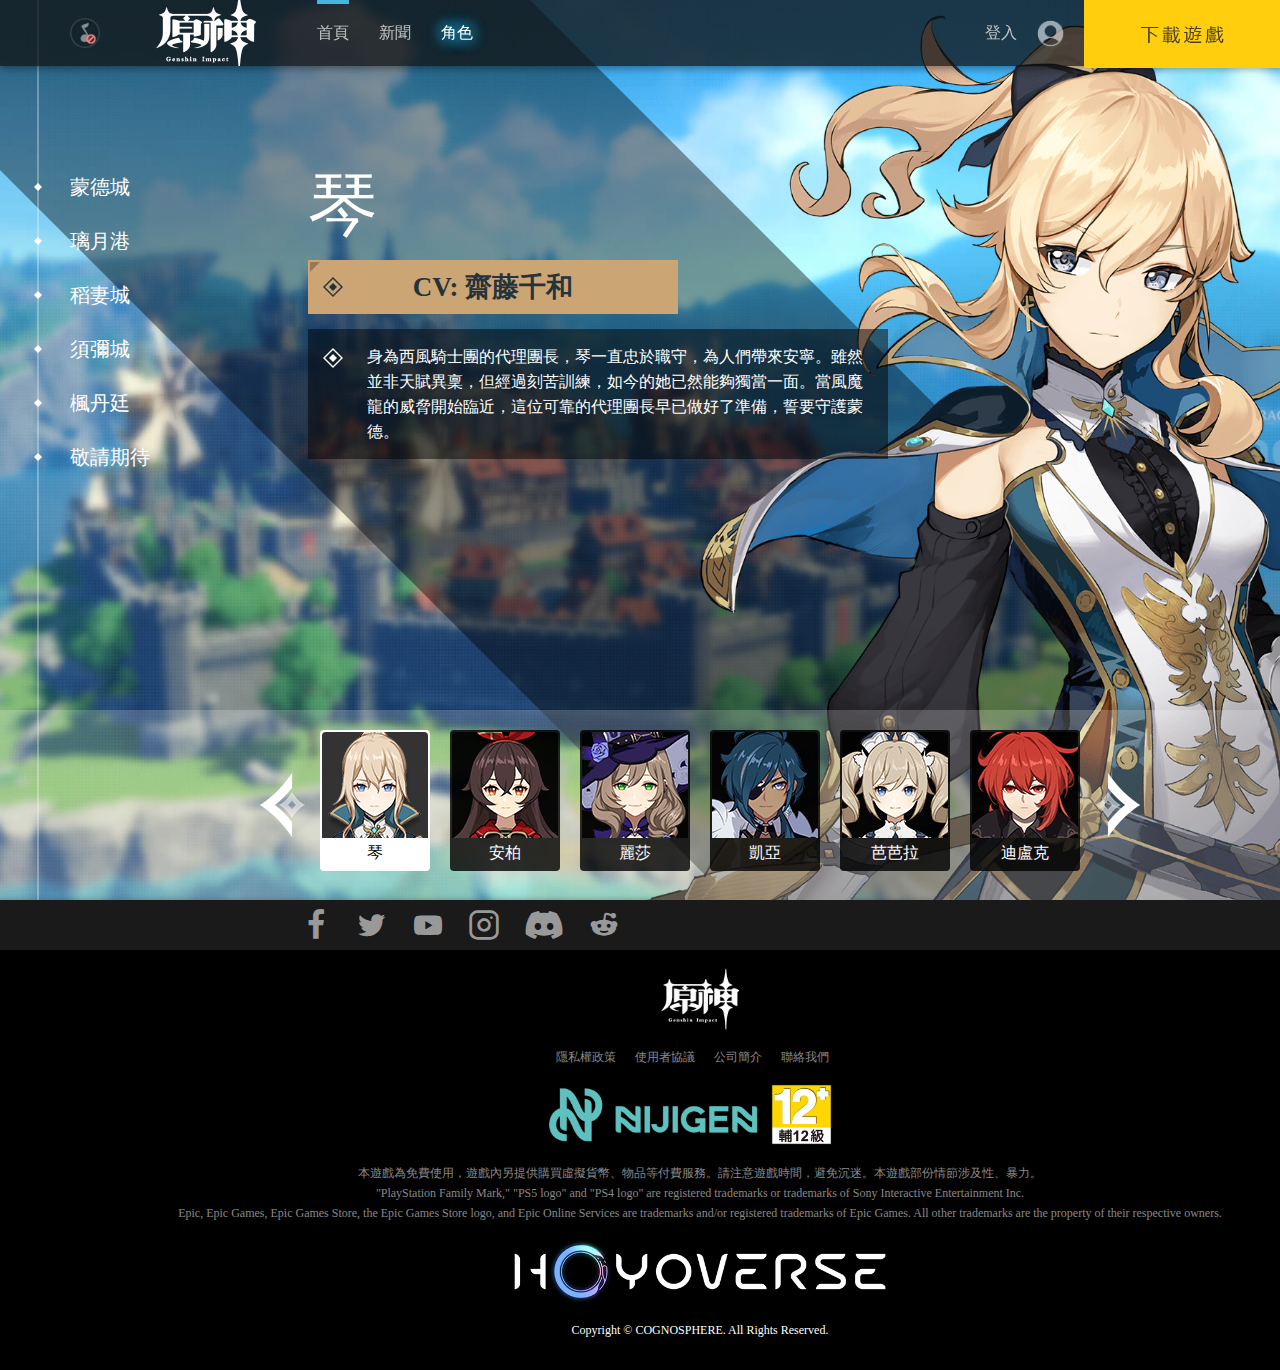
<file: html/char.html>
<!DOCTYPE html>
<html lang="en">
<head>
    <meta charset="UTF-8">
    <meta name="viewport" content="width=device-width, initial-scale=1.0">
    <title>《原神》 - 前往未知的冒險旅程</title>
    <link rel="stylesheet" href="../css/nav.css">
    <link rel="stylesheet" href="../css/footer.css">
    <link rel="stylesheet" href="../css/iconfont.css">
    <link rel="stylesheet" href="../css/char.css">
    <link rel="icon" href="../images/favicon.ico">
    <script src="../js/nav.js" defer></script>
    <script src="../js/char.js" defer></script>
</head>
<body>
    <div class="mask"></div>

    <nav class="flexRow">
        <div class="flexRow logoBox">
            <img src="../images/nav/paused.png" alt="paused" class="musicButton">
            <img src="../images/nav/logo.png" alt="GenshinLogo" class="logo">
        </div>
        <div class="itemBox">
            <div class="navMark charNavMark"></div>
            <div class="items">
                <a href="./home.html">首頁</a>
                <a href="./news.html">新聞</a>
                <a href="./char.html" class="active">角色</a>
                
            </div>
        </div>
        <div class="flexRow playBox">
            <div class="flexRow loginButton">
                <span>登入</span>
                <img src="../images/nav/login.png" alt="login" class="loginImg">
            </div>
            <img src="../images/nav/download.png" alt="download" class="downloadButton">
        </div>
        <div class="login">
            <img src="../images/nav/loginCancle.png" alt="loginCancle.png" class="loginCancle">
            <img src="../images/nav/loginLogo.png" alt="loginLogo.png" class="loginLogo">
            <p>帳號登入</p>
            <input type="text" placeholder="使用者名稱/電子信箱">
            <input type="password" placeholder="密碼">
            <button>登入</button>
            <div class="help">
                <span>遇到問題</span>
                <span>立即註冊</span>
            </div>
            <div class="more">
                <div></div>
                <p>更多登入方式</p>
            </div>
            <div class="loginIcon">
                <img src="../images/nav/googleIcon.png" alt="googleIcon">
                <img src="../images/nav/iosIcon.png" alt="iosIcon">
                <img src="../images/nav/fbIcon.png" alt="fbIcon">
                <img src="../images/nav/twitterIcon.png" alt="twitterIcon">
            </div>
        </div>
        <div class="download">
            <div class="downloadBox">
                <img src="../images/nav/cancle.png" alt="cancle" class="cancle">
                <div class="downloadText">
                    <img src="../images/nav/star.png" alt="star">
                    <span>下載遊戲</span>
                    <img src="../images/nav/star.png" alt="star">
                </div>
                <div class="downloadArea">
                    <img src="../images/home/download/QRcode.png" alt="QRcode"></img>
                    <div>
                        <div>
                            <a href="https://www.playstation.com/zh-hant-tw/games/genshin-impact/" target="_blank">
                                <img src="../images/home/download/ps4.png">
                            </a>
                            <a href="./home.html">
                                <img src="../images/home/download/windows.png">
                            </a>
                        </div>
                        <div class="downloadBottom">
                            <a href="https://apps.apple.com/app/id1517783697" target="_blank">
                                <img src="../images/home/download/ios.png">
                            </a>
                            <a href="https://play.google.com/store/apps/details?id=com.miHoYo.GenshinImpact"
                                target="_blank">
                                <img src="../images/home/download/android.png">
                            </a>
                            <a href="https://www.epicgames.com/store/p/genshin-impact" target="_blank">
                                <img src="../images/home/download/epic.png">
                            </a>
                        </div>
                    </div>
                </div>
            </div>
        </div>
        <audio src="" autoplay="false" loop="true"></audio>
    </nav>

    <div class="container">
        <div class="city1 cityBgActive">
            <ul class="charList">
                <li class="charActive">
                    <img src="../images/char/city1/char1.png" alt="pic" class="charImg">
                    <div class="charText">
                        <p class="charName">琴</p>
                        <div class="charCV">CV: 齋藤千和</div>
                        <div class="charIntro">
                            <img src="../images/char/intro_bg.png" alt="pic" class="introBg">
                            身為西風騎士團的代理團長，琴一直忠於職守，為人們帶來安寧。雖然並非天賦異稟，但經過刻苦訓練，如今的她已然能夠獨當一面。當風魔龍的威脅開始臨近，這位可靠的代理團長早已做好了準備，誓要守護蒙德。
                        </div>
                    </div>
                </li>
                <li>
                    <img src="../images/char/city1/char2.png" alt="pic" class="charImg">
                    <div class="charText">
                        <p class="charName">安柏</p>
                        <div class="charCV">CV: 石見舞菜香</div>
                        <div class="charIntro">
                            <img src="../images/char/intro_bg.png" alt="pic" class="introBg">
                            活潑率直的少女，是蒙德城中唯一的偵察騎士。擅長使用風之翼的安柏，連續三年蟬聯蒙德城的「飛行冠軍」。<br>
                            作為西風騎士團的新星，今天的安柏依然活躍在第一線。
                        </div>
                    </div>
                </li>
                <li>
                    <img src="../images/char/city1/char3.png" alt="pic" class="charImg">
                    <div class="charText">
                        <p class="charName">麗莎</p>
                        <div class="charCV">CV: 田中理惠</div>
                        <div class="charIntro">
                            <img src="../images/char/intro_bg.png" alt="pic" class="introBg">
                            她是鍾情於睡眠的知性魔女。<br>
                            作為西風騎士團圖書館的管理員，聰明的麗莎總能以最有效的方式將遇到的問題統統解決。<br>  
                            雖然看似慵懶，但處變不驚的她似乎早已將一切盡數掌控。
                        </div>
                    </div>
                </li>
                <li>
                    <img src="../images/char/city1/char4.png" alt="pic" class="charImg">
                    <div class="charText">
                        <p class="charName">凱亞</p>
                        <div class="charCV">CV: 鳥海浩輔</div>
                        <div class="charIntro">
                            <img src="../images/char/intro_bg.png" alt="pic" class="introBg">
                            在西風騎士團裡，凱亞是代理團長最信任的副手。凡是交託於他的任務，總能得到解決。<br>
                            在蒙德城中，風趣幽默的他同樣深受人們的喜愛，然而這位談吐不凡的騎士隱約有著什麼不為人知的秘密。
                        </div>
                    </div>
                </li>
                <li>
                    <img src="../images/char/city1/char5.png" alt="pic" class="charImg">
                    <div class="charText">
                        <p class="charName">芭芭拉</p>
                        <div class="charCV">CV: 鬼頭明里</div>
                        <div class="charIntro">
                            <img src="../images/char/intro_bg.png" alt="pic" class="introBg">
                            既是西風教會祈禮牧師，又是蒙德城的閃耀偶像。<br>
                            對於習慣了傳統吟遊詩人的蒙德來說，「偶像」是還習慣不了的新鮮事物。但在蒙德，人人都愛芭芭拉。<br>                           
                            這就是自由之都的自由精神——對大家投來的喜愛，芭芭拉是這樣滿懷感激地總結的。
                        </div>
                    </div>
                </li>
                <li>
                    <img src="../images/char/city1/char6.png" alt="pic" class="charImg">
                    <div class="charText">
                        <p class="charName">迪盧克</p>
                        <div class="charCV">CV: 小野賢章</div>
                        <div class="charIntro">
                            <img src="../images/char/intro_bg.png" alt="pic" class="introBg">
                            身為蒙德城第一富豪，風度翩翩的迪盧克總是以完美的貴公子形象示人。<br>
                            然而他真實的一面，是秉承堅定信念的戰士，他那「不惜一切守護蒙德」的意志如火焰般熾熱，令他能以恐怖的攻勢，毫不留情地將一切敵人無情擊潰。<br>                           
                        </div>
                    </div>
                </li>
                <li>
                    <img src="../images/char/city1/char7.png" alt="pic" class="charImg">
                    <div class="charText">
                        <p class="charName">雷澤</p>
                        <div class="charCV">CV: 內山昂輝</div>
                        <div class="charIntro">
                            <img src="../images/char/intro_bg.png" alt="pic" class="introBg">
                            在蒙德坊間的傳聞裡，有人說他是被狼收養的棄嬰，有人說他是狼靈的化身…<br>
                            利爪與蒼雷在飛馳，狼永遠與荒野為伴。<br>              
                            時至今日，狼少年仍憑藉他野獸般的直覺，在林間與狼群一起奔獵。
                        </div>
                    </div>
                </li>
            </ul>
            <div class="charSelect">
                <img src="../images/char/left_btn.png" alt="" class="charLeftBtn">
                <div class="charSelectBox">
                    <ul class="charSelectList">
                        <li class="charCard CardActive">
                            <img src="../images/char/city1/minChar1.png" alt="pic">
                            <p>琴</p>
                        </li>
                        <li class="charCard"> 
                            <img src="../images/char/city1/minChar2.png" alt="pic">
                            <p>安柏</p>       
                        </li>
                        <li class="charCard">
                            <img src="../images/char/city1/minChar3.png" alt="pic">
                            <p>麗莎</p>
                        </li>
                        <li class="charCard">
                            <img src="../images/char/city1/minChar4.png" alt="pic">
                            <p>凱亞</p>
                        </li>
                        <li class="charCard">
                            <img src="../images/char/city1/minChar5.png" alt="pic">
                            <p>芭芭拉</p>
                        </li>
                        <li class="charCard">
                            <img src="../images/char/city1/minChar6.png" alt="pic">
                            <p>迪盧克</p>
                        </li>
                        <li class="charCard">
                            <img src="../images/char/city1/minChar7.png" alt="pic">
                            <p>雷澤</p>
                        </li>
                    </ul>
                </div>
                <img src="../images/char/left_btn.png" alt="" class="charRightBtn">
            </div>
        </div>
        <div class="city2">
            <ul class="charList">
                <li class="charActive">
                    <img src="../images/char/city2/char1.png" alt="pic" class="charImg">
                    <div class="charText">
                        <p class="charName">魈</p>
                        <div class="charCV">CV: 松岡禎丞</div>
                        <div class="charIntro">
                            <img src="../images/char/intro_bg.png" alt="pic" class="introBg">
                            守護璃月港的「三眼五顯仙人」之一，妙稱「護法夜叉大將」。<br>
                            雖然外表看起來是一個少年人，但一些有關他的傳說，已在古卷中流傳千年。<br>
                            對望舒客棧中一道名為「杏仁豆腐」的菜頗為喜愛。<br>             
                            究其原因，是因為「杏仁豆腐」的味道，與他曾經吞噬過的「美夢」十分相似。
                        </div>
                    </div>
                </li>
                <li>
                    <img src="../images/char/city2/char2.png" alt="pic" class="charImg">
                    <div class="charText">
                        <p class="charName">北斗</p>
                        <div class="charCV">CV: 小清水亞美</div>
                        <div class="charIntro">
                            <img src="../images/char/intro_bg.png" alt="pic" class="introBg">
                            「南十字」船隊頭領，在璃月有著相當聲望。<br>
                            有人說他能開山闢海，有人說他善舉劍引雷，還有人說，連恐怖的冥海巨獸都不是北斗的一合之敵。<br>
                            外人也許會把這些話當作誇張的玩笑，但那些曾與北斗同航的人卻會說——「世上若真有什麼冥海巨獸，那北斗一定能將它劈作兩截。」
                        </div>
                    </div>
                </li>
                <li>
                    <img src="../images/char/city2/char3.png" alt="pic" class="charImg">
                    <div class="charText">
                        <p class="charName">凝光</p>
                        <div class="charCV">CV: 大原さやか</div>
                        <div class="charIntro">
                            <img src="../images/char/intro_bg.png" alt="pic" class="introBg">
                            坐擁空中宮殿，有著大量傳言的璃月權貴，臉上總是掛著優雅神秘的笑容。<br>
                            作為「璃月七星」中的天權星，她不僅象徵著權力與律法，也代表著財富與才智。<br>
                        </div>
                    </div>
                </li>
                <li>
                    <img src="../images/char/city2/char4.png" alt="pic" class="charImg">
                    <div class="charText">
                        <p class="charName">香菱</p>
                        <div class="charCV">CV: 小澤亞李</div>
                        <div class="charIntro">
                            <img src="../images/char/intro_bg.png" alt="pic" class="introBg">
                            「萬民堂」的新任大廚兼跑堂，對料理之道極具熱情，最拿手的是麻辣菜餚。<br>
                            年紀尚輕，但廚藝精湛，在吃虎岩的老饕之中頗有名氣。<br>
                            如果她要請你進行新品試吃，大可放心品嘗，絕不會辜負你的期待，真的。
                        </div>
                    </div>
                </li>
                <li>
                    <img src="../images/char/city2/char5.png" alt="pic" class="charImg">
                    <div class="charText">
                        <p class="charName">行秋</p>
                        <div class="charCV">CV: 皆川純子</div>
                        <div class="charIntro">
                            <img src="../images/char/intro_bg.png" alt="pic" class="introBg">
                            璃月港飛雲商會的二少爺行秋自幼便以勤奮好學、待人禮貌聞名。<br>
                            不過，即使是如此文雅的少年人，也有著動若脫兔的一面。<br>
                        </div>
                    </div>
                </li>
                <li>
                    <img src="../images/char/city2/char6.png" alt="pic" class="charImg">
                    <div class="charText">
                        <p class="charName">重雲</p>
                        <div class="charCV">CV: 斉藤壮馬</div>
                        <div class="charIntro">
                            <img src="../images/char/intro_bg.png" alt="pic" class="introBg">
                            以璃月為中心，四處進行驅邪活動的雲遊方士。作為驅邪世家繼承人，他自幼便有過人的絕技。然而，這種絕技並非學自師門，而是與生俱來的異能——「純陽之體」。                         
                        </div>
                    </div>
                </li>
                <li>
                    <img src="../images/char/city2/char7.png" alt="pic" class="charImg">
                    <div class="charText">
                        <p class="charName">七七</p>
                        <div class="charCV">CV: 田村ゆかり</div>
                        <div class="charIntro">
                            <img src="../images/char/intro_bg.png" alt="pic" class="introBg">
                            藥廬「不卜廬」的採藥姑娘兼學徒。<br>
                            因「仙緣」而擁有不死之身，行動時需要自己對自己下敕令。<br>              
                            七七的記憶力非常差，為了確保日常生活的順利，她隨身攜帶著一本筆記，寫有各種各樣的注意事項。<br>
                            但在最不巧的那些日子裡，她連「要看筆記」這件事都會忘記……
                        </div>
                    </div>
                </li>
            </ul>
            <div class="charSelect">
                <img src="../images/char/left_btn.png" alt="" class="charLeftBtn">
                <div class="charSelectBox">
                    <ul class="charSelectList">
                        <li class="charCard CardActive">
                            <img src="../images/char/city2/minChar1.png" alt="pic">
                            <p>魈</p>
                        </li>
                        <li class="charCard"> 
                            <img src="../images/char/city2/minChar2.png" alt="pic">
                            <p>北斗</p>       
                        </li>
                        <li class="charCard">
                            <img src="../images/char/city2/minChar3.png" alt="pic">
                            <p>凝光</p>
                        </li>
                        <li class="charCard">
                            <img src="../images/char/city2/minChar4.png" alt="pic">
                            <p>香菱</p>
                        </li>
                        <li class="charCard">
                            <img src="../images/char/city2/minChar5.png" alt="pic">
                            <p>行秋</p>
                        </li>
                        <li class="charCard">
                            <img src="../images/char/city2/minChar6.png" alt="pic">
                            <p>重雲</p>
                        </li>
                        <li class="charCard">
                            <img src="../images/char/city2/minChar7.png" alt="pic">
                            <p>七七</p>
                        </li>
                    </ul>
                </div>
                <img src="../images/char/left_btn.png" alt="" class="charRightBtn">
            </div>
        </div>
        <div class="city3">
            <ul class="charList">
                <li class="charActive">
                    <img src="../images/char/city3/char1.png" alt="pic" class="charImg">
                    <div class="charText">
                        <p class="charName">神里綾華</p>
                        <div class="charCV">CV: 早見沙織</div>
                        <div class="charIntro">
                            <img src="../images/char/intro_bg.png" alt="pic" class="introBg">
                            稻妻「社奉行」神里家的大小姐。端莊文雅，聰慧堅韌。<br>                 
                            待人接物真誠又得體，深受稻妻民眾愛戴，貴有「白鷺公主」之名。<br>
                        </div>
                    </div>
                </li>
                <li>
                    <img src="../images/char/city3/char2.png" alt="pic" class="charImg">
                    <div class="charText">
                        <p class="charName">楓原萬葉</p>
                        <div class="charCV">CV: 島崎信長</div>
                        <div class="charIntro">
                            <img src="../images/char/intro_bg.png" alt="pic" class="introBg">
                            稻妻出身的浪人武士。為人謙和，個性溫順。<br>
                            年輕瀟灑的外表下埋藏著許多往事。看似隨性，心中卻有獨屬於自己的行事準則。<br>
                        </div>
                    </div>
                </li>
                <li>
                    <img src="../images/char/city3/char3.png" alt="pic" class="charImg">
                    <div class="charText">
                        <p class="charName">宵宮</p>
                        <div class="charCV">CV: 植田佳奈</div>
                        <div class="charIntro">
                            <img src="../images/char/intro_bg.png" alt="pic" class="introBg">
                            才華橫溢的煙花工匠，「長野原煙花店」的現任店主，被譽為「夏祭的女王」。<br>                
                            熱情似火的少女。未泯的童心與匠人的執著在她身上交織出了奇妙的焰色反應。<br>
                        </div>
                    </div>
                </li>
                <li>
                    <img src="../images/char/city3/char4.png" alt="pic" class="charImg">
                    <div class="charText">
                        <p class="charName">早柚</p>
                        <div class="charCV">CV: 洲崎綾</div>
                        <div class="charIntro">
                            <img src="../images/char/intro_bg.png" alt="pic" class="introBg">
                            早柚——隸屬於秘密組織「終末番」的特別忍者，對睡眠和長高有著異乎常人的追求。<br>          
                            掌握一切可用於逃跑、隱蔽的忍術，以此為自己創造偷懶睡覺的機會。<br>       
                            如此神奇的手段，或許會有意想不到的用途。
                        </div>
                    </div>
                </li>
                <li>
                    <img src="../images/char/city3/char5.png" alt="pic" class="charImg">
                    <div class="charText">
                        <p class="charName">雷電將軍</p>
                        <div class="charCV">CV: 沢城みゆき</div>
                        <div class="charIntro">
                            <img src="../images/char/intro_bg.png" alt="pic" class="introBg">
                            雷電將軍——此世最殊勝威怖的雷霆化身，稻妻幕府的最高主宰。<br> 
                            挾威權之鳴雷，逐永恆之孤道的寂滅者。<br>
                        </div>
                    </div>
                </li>
                <li>
                    <img src="../images/char/city3/char6.png" alt="pic" class="charImg">
                    <div class="charText">
                        <p class="charName">九條裟羅</p>
                        <div class="charCV">CV: 瀬戸麻沙美</div>
                        <div class="charIntro">
                            <img src="../images/char/intro_bg.png" alt="pic" class="introBg">
                            天領奉行的將領。行如風、言如誓，是位魄力過人的女性。<br>
                            她有著「神的篤信者」之名，將全部忠心都奉獻給了雷電將軍。<br> 
                            將軍所追求的「永恆」，也是她願意為之而戰的信念。
                        </div>
                    </div>
                </li>
                <li>
                    <img src="../images/char/city3/char7.png" alt="pic" class="charImg">
                    <div class="charText">
                        <p class="charName">珊瑚宮心海</p>
                        <div class="charCV">CV: 三森すずこ</div>
                        <div class="charIntro">
                            <img src="../images/char/intro_bg.png" alt="pic" class="introBg">
                            心海是海祇島的「現人神巫女」，也就是現任海祇島最高領袖。<br>
                            她通讀兵法、擅長謀略，在軍事上有著獨特見解，也能將內政、外交等工作處理得井井有條。<br>              
                            不過，這位人們眼中深不可測的領導者，似乎也有不為人知的一面…
                        </div>
                    </div>
                </li>
            </ul>
            <div class="charSelect">
                <img src="../images/char/left_btn.png" alt="" class="charLeftBtn">
                <div class="charSelectBox">
                    <ul class="charSelectList">
                        <li class="charCard CardActive">
                            <img src="../images/char/city3/minChar1.png" alt="pic">
                            <p>魈</p>
                        </li>
                        <li class="charCard"> 
                            <img src="../images/char/city3/minChar2.png" alt="pic">
                            <p>北斗</p>       
                        </li>
                        <li class="charCard">
                            <img src="../images/char/city3/minChar3.png" alt="pic">
                            <p>凝光</p>
                        </li>
                        <li class="charCard">
                            <img src="../images/char/city3/minChar4.png" alt="pic">
                            <p>香菱</p>
                        </li>
                        <li class="charCard">
                            <img src="../images/char/city3/minChar5.png" alt="pic">
                            <p>行秋</p>
                        </li>
                        <li class="charCard">
                            <img src="../images/char/city3/minChar6.png" alt="pic">
                            <p>重雲</p>
                        </li>
                        <li class="charCard">
                            <img src="../images/char/city3/minChar7.png" alt="pic">
                            <p>七七</p>
                        </li>
                    </ul>
                </div>
                <img src="../images/char/left_btn.png" alt="" class="charRightBtn">
            </div>
        </div>
        <div class="city4">
            <ul class="charList">
                <li class="charActive">
                    <img src="../images/char/city4/char1.png" alt="pic" class="charImg">
                    <div class="charText">
                        <p class="charName">提納里</p>
                        <div class="charCV">CV: 小林沙苗</div>
                        <div class="charIntro">
                            <img src="../images/char/intro_bg.png" alt="pic" class="introBg">
                            道成林的巡林官，畢業於阿彌利多學院的植物學學者。每天都過著巡查雨林、保護生態、教訓笨蛋的充實生活。<br>                 
                        </div>
                    </div>
                </li>
                <li>
                    <img src="../images/char/city4/char2.png" alt="pic" class="charImg">
                    <div class="charText">
                        <p class="charName">柯萊</p>
                        <div class="charCV">CV: 前川涼子</div>
                        <div class="charIntro">
                            <img src="../images/char/intro_bg.png" alt="pic" class="introBg">
                            見習巡林員，師從提納里。學術方面較同齡人起步稍晚，目前正在努力補習各種知識。<br>
                            她將性格的另一面深深掩藏在陽光善良的表像之下。<br>
                        </div>
                    </div>
                </li>
                <li>
                    <img src="../images/char/city4/char3.png" alt="pic" class="charImg">
                    <div class="charText">
                        <p class="charName">多莉</p>
                        <div class="charCV">CV: 金田朋子</div>
                        <div class="charIntro">
                            <img src="../images/char/intro_bg.png" alt="pic" class="introBg">
                            多莉是活躍在須彌的百貨商人，最喜歡閃亮亮的摩拉。<br>                
                            能靠著精湛話術將手裡那些許多奇特又神秘的道具賣出高價。<br>
                        </div>
                    </div>
                </li>
                <li>
                    <img src="../images/char/city4/char4.png" alt="pic" class="charImg">
                    <div class="charText">
                        <p class="charName">賽諾</p>
                        <div class="charCV">CV: 入野自由</div>
                        <div class="charIntro">
                            <img src="../images/char/intro_bg.png" alt="pic" class="introBg">
                            教令院的大風紀官，所有風紀官們的首領。擁有的獨特幽默感令人印象深刻。<br>          
                        </div>
                    </div>
                </li>
                <li>
                    <img src="../images/char/city4/char5.png" alt="pic" class="charImg">
                    <div class="charText">
                        <p class="charName">坎蒂絲</p>
                        <div class="charCV">CV: 柚木涼香</div>
                        <div class="charIntro">
                            <img src="../images/char/intro_bg.png" alt="pic" class="introBg">
                            阿如村的守護者，為人溫柔和善。在她的守護下，幾乎沒人能夠危害阿如村。<br> 
                        </div>
                    </div>
                </li>
                <li>
                    <img src="../images/char/city4/char6.png" alt="pic" class="charImg">
                    <div class="charText">
                        <p class="charName">妮露</p>
                        <div class="charCV">CV: 金元寿子</div>
                        <div class="charIntro">
                            <img src="../images/char/intro_bg.png" alt="pic" class="introBg">
                            「祖拜爾劇場」的明星演員，舞姿娉婷，如睡蓮初綻，一塵不染。<br>
                            但她絕非高傲清冷之人，即便只是匆匆的旅者，也會對她純潔質樸的笑容過目不忘。<br> 
                        </div>
                    </div>
                </li>
                <li>
                    <img src="../images/char/city4/char7.png" alt="pic" class="charImg">
                    <div class="charText">
                        <p class="charName">納西妲</p>
                        <div class="charCV">CV: 田村ゆかり</div>
                        <div class="charIntro">
                            <img src="../images/char/intro_bg.png" alt="pic" class="introBg">
                            「小吉祥草王」深居於淨善宮內，向來不受重視，也很少被人提及。<br>
                            她身負重任，哪怕目睹漆黑，經歷孤獨，也不曾停下腳步。<br>              
                        </div>
                    </div>
                </li>
            </ul>
            <div class="charSelect">
                <img src="../images/char/left_btn.png" alt="" class="charLeftBtn">
                <div class="charSelectBox">
                    <ul class="charSelectList">
                        <li class="charCard CardActive">
                            <img src="../images/char/city4/minChar1.png" alt="pic">
                            <p>提納里</p>
                        </li>
                        <li class="charCard"> 
                            <img src="../images/char/city4/minChar2.png" alt="pic">
                            <p>柯萊</p>       
                        </li>
                        <li class="charCard">
                            <img src="../images/char/city4/minChar3.png" alt="pic">
                            <p>多莉</p>
                        </li>
                        <li class="charCard">
                            <img src="../images/char/city4/minChar4.png" alt="pic">
                            <p>賽諾</p>
                        </li>
                        <li class="charCard">
                            <img src="../images/char/city4/minChar5.png" alt="pic">
                            <p>坎蒂絲</p>
                        </li>
                        <li class="charCard">
                            <img src="../images/char/city4/minChar6.png" alt="pic">
                            <p>妮露</p>
                        </li>
                        <li class="charCard">
                            <img src="../images/char/city4/minChar7.png" alt="pic">
                            <p>納西妲</p>
                        </li>
                    </ul>
                </div>
                <img src="../images/char/left_btn.png" alt="" class="charRightBtn">
            </div>
        </div>
        <div class="city5">
            <ul class="charList">
                <li class="charActive">
                    <img src="../images/char/city5/char1.png" alt="pic" class="charImg">
                    <div class="charText">
                        <p class="charName">林尼</p>
                        <div class="charCV">CV: 下野紘</div>
                        <div class="charIntro">
                            <img src="../images/char/intro_bg.png" alt="pic" class="introBg">
                            聞名楓丹的天才魔術師，以精妙的手法和言語牽動著觀眾的心。伶牙俐齒、演技精湛，心思如貓一樣難以猜透。<br>                 
                        </div>
                    </div>
                </li>
                <li>
                    <img src="../images/char/city5/char2.png" alt="pic" class="charImg">
                    <div class="charText">
                        <p class="charName">琳妮特</p>
                        <div class="charCV">CV: 篠原侑</div>
                        <div class="charIntro">
                            <img src="../images/char/intro_bg.png" alt="pic" class="introBg">
                            總是藏在陰影中的魔術助手，自稱「多功能魔術助理機關」。寡言少語，罕有表情，行動如貓一樣難以預料。<br>
                        </div>
                    </div>
                </li>
                <li>
                    <img src="../images/char/city5/char3.png" alt="pic" class="charImg">
                    <div class="charText">
                        <p class="charName">菲米尼</p>
                        <div class="charCV">CV: 土岐隼一</div>
                        <div class="charIntro">
                            <img src="../images/char/intro_bg.png" alt="pic" class="introBg">
                            不善言談的少年，精於潛水之道，內心就如他愛不釋手的童話故事那般純真。<br>                
                        </div>
                    </div>
                </li>
                <li>
                    <img src="../images/char/city5/char4.png" alt="pic" class="charImg">
                    <div class="charText">
                        <p class="charName">那維萊特</p>
                        <div class="charCV">CV: 神谷浩史</div>
                        <div class="charIntro">
                            <img src="../images/char/intro_bg.png" alt="pic" class="introBg">
                            楓丹的最高審判官，看起來難以親近，或許是天性使然，或者是為了掩蓋秘密。<br>          
                        </div>
                    </div>
                </li>
                <li>
                    <img src="../images/char/city5/char5.png" alt="pic" class="charImg">
                    <div class="charText">
                        <p class="charName">萊歐斯利</p>
                        <div class="charCV">CV: 小野大輔</div>
                        <div class="charIntro">
                            <img src="../images/char/intro_bg.png" alt="pic" class="introBg">
                            梅洛彼得堡的管理人，榮獲楓丹最高榮譽市民稱號「公爵」。處世低調，沉穩可靠。<br> 
                        </div>
                    </div>
                </li>
                <li>
                    <img src="../images/char/city5/char6.png" alt="pic" class="charImg">
                    <div class="charText">
                        <p class="charName">夏洛蒂</p>
                        <div class="charCV">CV: 和氣あず未</div>
                        <div class="charIntro">
                            <img src="../images/char/intro_bg.png" alt="pic" class="introBg">
                            「祖拜爾劇場」的明星演員，舞充滿活力的《蒸汽鳥報》記者，每時每刻都在為「真相」而奔走。姿娉婷，如睡蓮初綻，一塵不染。<br>
                        </div>
                    </div>
                </li>
            </ul>
            <div class="charSelect">
                <div class="charSelectBox">
                    <ul class="charSelectList">
                        <li class="charCard CardActive">
                            <img src="../images/char/city5/minChar1.png" alt="pic">
                            <p>林尼</p>
                        </li>
                        <li class="charCard"> 
                            <img src="../images/char/city5/minChar2.png" alt="pic">
                            <p>琳妮特</p>       
                        </li>
                        <li class="charCard">
                            <img src="../images/char/city5/minChar3.png" alt="pic">
                            <p>菲米尼</p>
                        </li>
                        <li class="charCard">
                            <img src="../images/char/city5/minChar4.png" alt="pic">
                            <p>那維萊特</p>
                        </li>
                        <li class="charCard">
                            <img src="../images/char/city5/minChar5.png" alt="pic">
                            <p>萊歐斯利</p>
                        </li>
                        <li class="charCard">
                            <img src="../images/char/city5/minChar6.png" alt="pic">
                            <p>夏洛蒂</p>
                        </li>
                    </ul>
                </div>
            </div>
        </div>

        <div class="backgroundBox">
            <div class="blackBox"></div>
            <div class="whiteBox"></div>
            <div class="citiesLine"></div>
            <ul class="cities">
                <li class="cityActive">蒙德城</li>
                <li>璃月港</li>
                <li>稻妻城</li>
                <li>須彌城</li>
                <li>楓丹廷</li>
                <li style="cursor: default;">敬請期待</li>
            </ul>
        </div>
    </div>

    <footer>
        <div class="footerTop">
            <a href="https://hoyo.link/98k1BYAd" target="_blank"><span class="iconfont icon-facebook"></span></a>
            <a href="https://hoyo.link/97k1BRAd" target="_blank"><span class="iconfont icon-tuite-f"></span></a>
            <a href="https://hoyo.link/b7k1BCAd" target="_blank"><span class="iconfont icon-Youtube-fill"></span></a>
            <a href="https://hoyo.link/59k1BaAd" target="_blank"><span class="iconfont icon-instagram"></span></a>
            <a href="https://hoyo.link/5502BRAd" target="_blank"><span class="iconfont icon-discord"></span></a>
            <a href="https://hoyo.link/59k1BbAd" target="_blank"><span class="iconfont icon-reddit"></span></a>
        </div>
        <div class="footerBottom">
            <img src="../images/footer/genshin_logo.png" alt="pic">
            <div class="companyText">
                <a href="https://genshin.hoyoverse.com/zh-tw/company/privacy">隱私權政策</a>
                <a href="http://localhost:8080/html/home.html">使用者協議</a>
                <a href="http://localhost:8080/html/home.html">公司簡介</a>
                <a href="http://localhost:8080/html/home.html">聯絡我們</a>
            </div>
            <div class="agentBox">
                <img src="../images/footer/agent_logo.png" alt="pic">
                <img src="../images/footer/strict.png" alt="pic">
            </div>
            <p>本遊戲為免費使用，遊戲內另提供購買虛擬貨幣、物品等付費服務。請注意遊戲時間，避免沉迷。本遊戲部份情節涉及性、暴力。</p>
            <p>"PlayStation Family Mark," "PS5 logo" and "PS4 logo" are registered trademarks or trademarks of Sony
                Interactive Entertainment Inc.
            <p>
            <p>Epic, Epic Games, Epic Games Store, the Epic Games Store logo, and Epic Online Services are trademarks
                and/or registered trademarks of Epic Games. All other trademarks are the property of their respective
                owners.</p>
            <a href="https://www.hoyoverse.com/?utm_source=genshin&utm_medium=footer"><img
                    src="../images/footer/mihoyo_logo.png" alt="pic"></a>
            <p class="copyright">Copyright © COGNOSPHERE. All Rights Reserved.</p>
        </div>
    </footer>
</body>
</html>
</file>
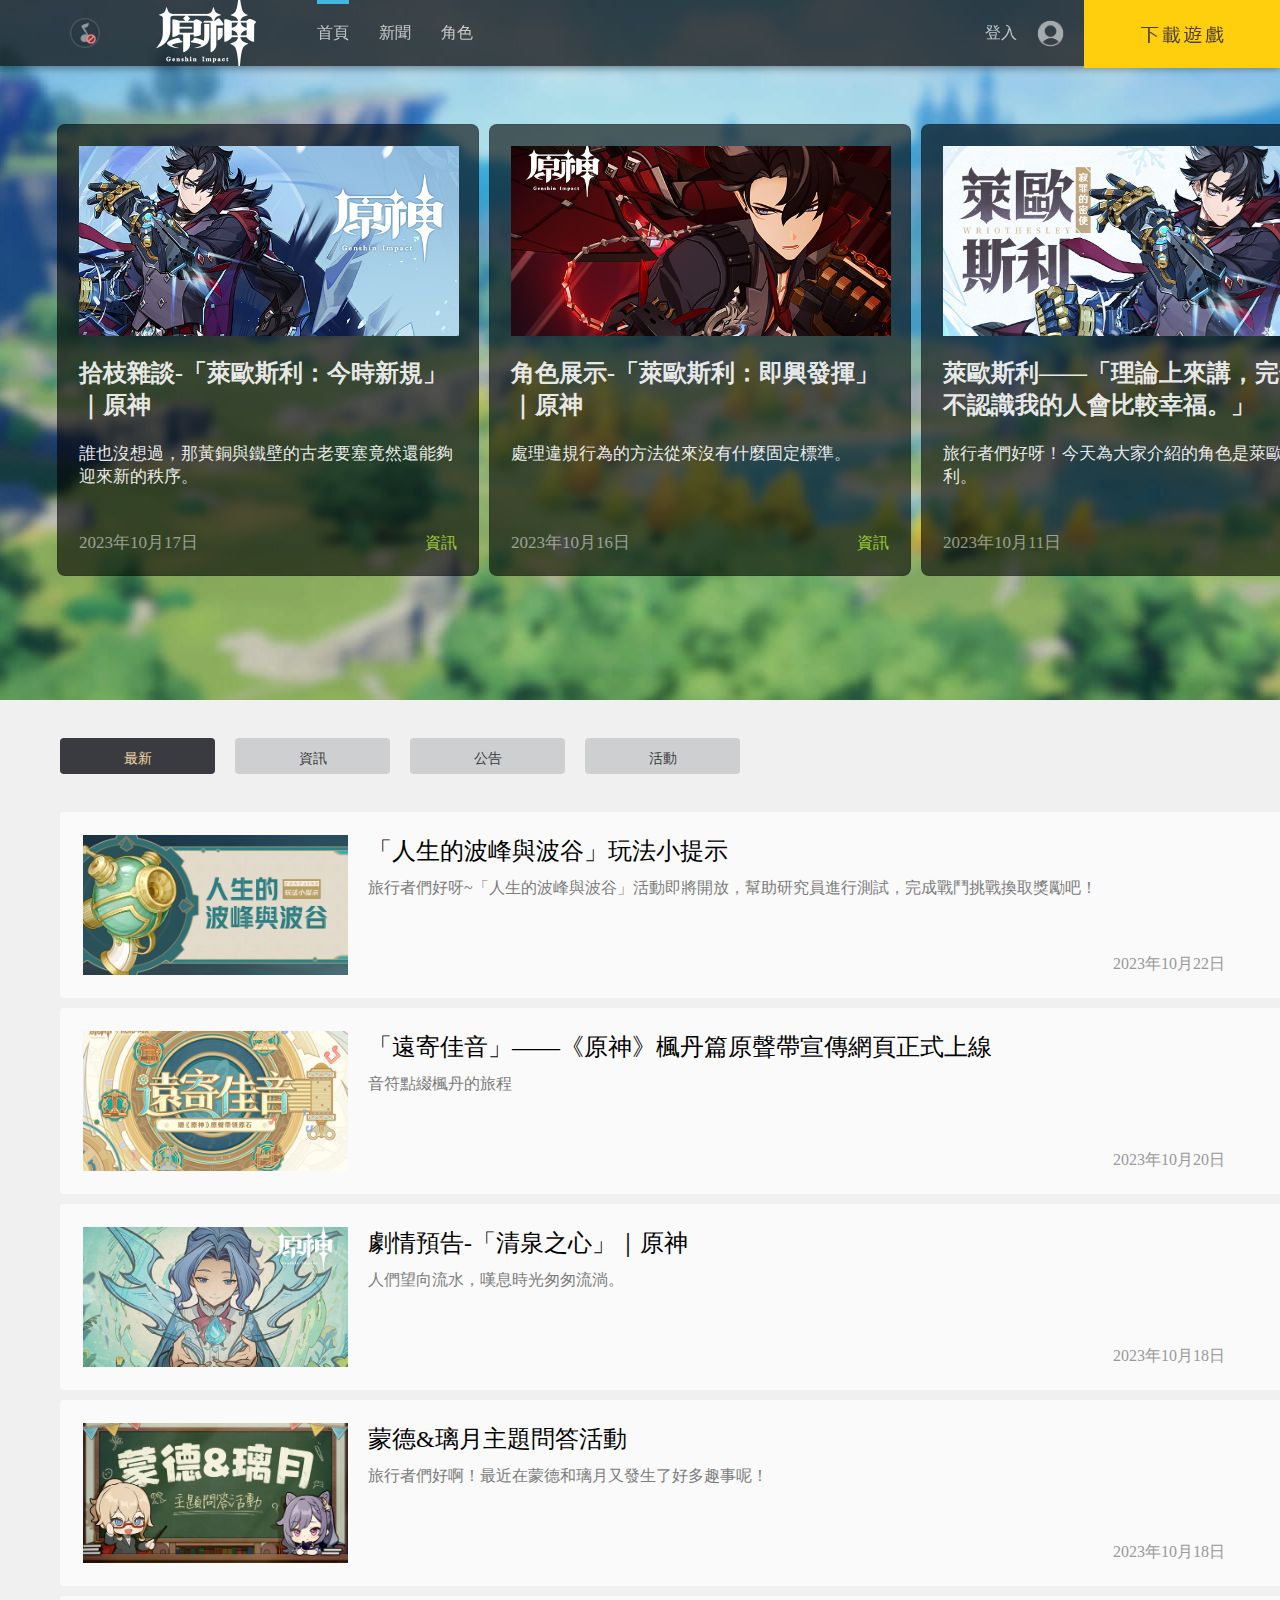
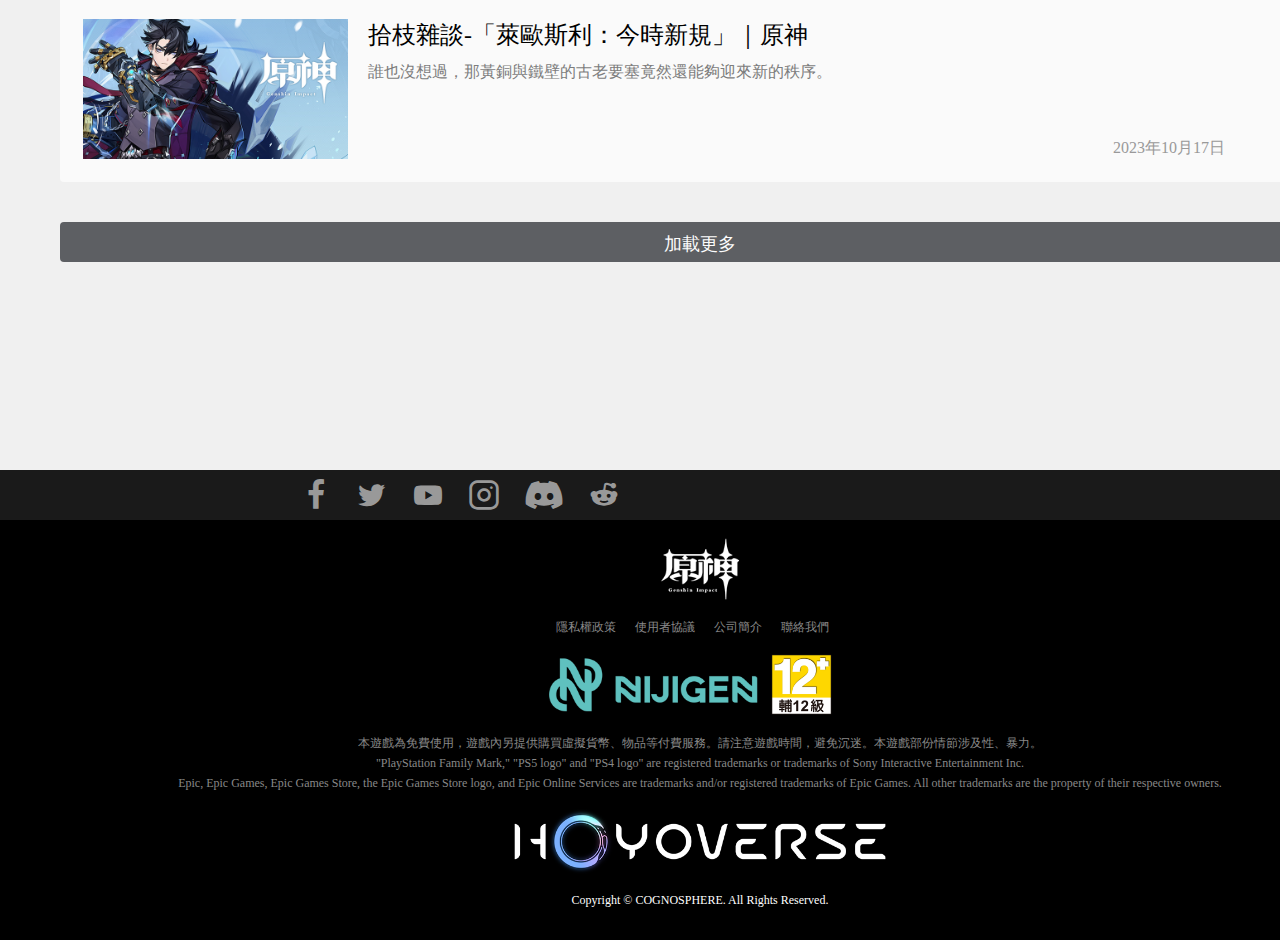
<file: html/news.html>
<!DOCTYPE html>
<html lang="en">
    <head>
        <meta charset="UTF-8">
        <meta name="viewport" content="width=device-width, initial-scale=1.0">
        <title>《原神》 - 前往未知的冒險旅程</title>
        <link rel="stylesheet" href="../css/nav.css">
        <link rel="stylesheet" href="../css/footer.css">
        <link rel="stylesheet" href="../css/iconfont.css">
        <link rel="stylesheet" href="../css/news.css">
        <script src="../js/news.js" defer></script>
        <script src="../js/nav.js" defer></script>
      </head>
      
<body>
    <div class="mask"></div>

    <nav class="flexRow">
        <div class="flexRow logoBox">
            <img src="../images/nav/paused.png" alt="paused" class="musicButton">
            <img src="../images/nav/logo.png" alt="GenshinLogo" class="logo">
        </div>
        <div class="itemBox">
            <div class="navMark newsNavMark"></div>
            <div class="items">
                <a href="./home.html">首頁</a>
                <a href="./news.html">新聞</a>
                <a href="./char.html">角色</a>
            </div>
        </div>
        <div class="flexRow playBox">
            <div class="flexRow loginButton">
                <span>登入</span>
                <img src="../images/nav/login.png" alt="login" class="loginImg">
            </div>
            <img src="../images/nav/download.png" alt="download" class="downloadButton">
        </div>

        <div class="login">
            <img src="../images/nav/loginCancle.png" alt="loginCancle.png" class="loginCancle">
            <img src="../images/nav/loginLogo.png" alt="loginLogo.png" class="loginLogo">
            <p>帳號登入</p>
            <input type="text" placeholder="使用者名稱/電子信箱">
            <input type="password" placeholder="密碼">
            <button>登入</button>
            <div class="help">
                <span>遇到問題</span>
                <span>立即註冊</span>
            </div>
            <div class="more">
                <div></div>
                <p>更多登入方式</p>
            </div>
            <div class="loginIcon">
                <img src="../images/nav/googleIcon.png" alt="googleIcon">
                <img src="../images/nav/iosIcon.png" alt="iosIcon">
                <img src="../images/nav/fbIcon.png" alt="fbIcon">
                <img src="../images/nav/twitterIcon.png" alt="twitterIcon">
            </div>
        </div>

        <div class="download">
            <div class="downloadBox">
                <img src="../images/nav/cancle.png" alt="cancle" class="cancle">
                <div class="downloadText">
                    <img src="../images/nav/star.png" alt="star">
                    <span>下載遊戲</span>
                    <img src="../images/nav/star.png" alt="star">
                </div>
                <div class="downloadArea">
                    <img src="../images/home/download/QRcode.png" alt="QRcode"></img>
                    <div>
                        <div>
                            <a href="https://www.playstation.com/zh-hant-tw/games/genshin-impact/" target="_blank">
                                <img src="../images/home/download/ps4.png">
                            </a>
                            <a href="./home.html">
                                <img src="../images/home/download/windows.png">
                            </a>
                        </div>
                        <div class="downloadBottom">
                            <a href="https://apps.apple.com/app/id1517783697" target="_blank">
                                <img src="../images/home/download/ios.png">
                            </a>
                            <a href="https://play.google.com/store/apps/details?id=com.miHoYo.GenshinImpact" target="_blank">
                                <img src="../images/home/download/android.png">
                            </a>
                            <a href="https://www.epicgames.com/store/p/genshin-impact" target="_blank">
                                <img src="../images/home/download/epic.png">
                            </a>
                        </div>
                    </div>
                </div>
            </div>
        </div>
        <audio src="" autoplay="false" loop="true"></audio>
    </nav>
    
    <div class="container">
        <div class="poster">
          <a href="./news_articles/news5.html" class="card">
            <div class="imgBox"><img src="../images/news/poster/news1.jpg" alt="news1"></div>
            <p>拾枝雜談-「萊歐斯利：今時新規」｜原神</p>
            <span class="abstract">誰也沒想過，那黃銅與鐵壁的古老要塞竟然還能夠迎來新的秩序。</span>
            <p class="date">10月17日</p>
            <span class="type">資訊</span>
          </a>
          <a href="./news_articles/news6.html" class="card">
            <div class="imgBox"><img src="../images/news/poster/news2.jpg" alt="news2"></div>
            <p>角色展示-「萊歐斯利：即興發揮」｜原神</p>
            <span class="abstract">處理違規行為的方法從來沒有什麼固定標準。</span>
            <p class="date">10月16日</p>
            <span class="type">資訊</span>
          </a>
          <a href="./news_articles/news9.html" class="card">
            <div class="imgBox"><img src="../images/news/poster/news3.jpg" alt="news3"></div>
            <p>萊歐斯利——「理論上來講，完全不認識我的人會比較幸福。」</p>
            <span class="abstract">旅行者們好呀！今天為大家介紹的角色是萊歐斯利。</span>
            <p class="date">10月11日</p>
            <span class="type">資訊</span>
          </a>
        </div>
        <div class="newsBox">
            <ul class="classificationList">
              <li><button class="newsBoxBtn activeBtn">最新</button></li>
              <li><button class="newsBoxBtn">資訊</button></li>
              <li><button class="newsBoxBtn">公告</button></li>
              <li><button class="newsBoxBtn">活動</button></li>
            </ul>
            <ul class="articleList"></ul>
            <button class="load">加載更多</button>
          </div>
        </div>

        <button class="topBtn"><img src="../images/news/topBtn.png" alt="pic"></button>

        <footer>
            <div class="footerTop">
                <a href="https://hoyo.link/98k1BYAd" target="_blank"><span class="iconfont icon-facebook"></span></a>
                <a href="https://hoyo.link/97k1BRAd" target="_blank"><span class="iconfont icon-tuite-f"></span></a>
                <a href="https://hoyo.link/b7k1BCAd" target="_blank"><span class="iconfont icon-Youtube-fill"></span></a>
                <a href="https://hoyo.link/59k1BaAd" target="_blank"><span class="iconfont icon-instagram"></span></a>
                <a href="https://hoyo.link/5502BRAd" target="_blank"><span class="iconfont icon-discord"></span></a>
                <a href="https://hoyo.link/59k1BbAd" target="_blank"><span class="iconfont icon-reddit"></span></a>
            </div>
            <div class="footerBottom">
                <img src="../images/footer/genshin_logo.png" alt="pic">
                <div class="companyText">
                    <a href="https://genshin.hoyoverse.com/zh-tw/company/privacy">隱私權政策</a>
                    <a href="http://localhost:8080/html/home.html">使用者協議</a>
                    <a href="http://localhost:8080/html/home.html">公司簡介</a>
                    <a href="http://localhost:8080/html/home.html">聯絡我們</a>
                </div>
                <div class="agentBox">
                    <img src="../images/footer/agent_logo.png" alt="pic">
                    <img src="../images/footer/strict.png" alt="pic">
                </div>
                <p>本遊戲為免費使用，遊戲內另提供購買虛擬貨幣、物品等付費服務。請注意遊戲時間，避免沉迷。本遊戲部份情節涉及性、暴力。</p>
                <p>"PlayStation Family Mark," "PS5 logo" and "PS4 logo" are registered trademarks or trademarks of Sony
                    Interactive Entertainment Inc.
                <p>
                <p>Epic, Epic Games, Epic Games Store, the Epic Games Store logo, and Epic Online Services are trademarks
                    and/or registered trademarks of Epic Games. All other trademarks are the property of their respective
                    owners.</p>
                <a href="https://www.hoyoverse.com/?utm_source=genshin&utm_medium=footer"><img
                        src="../images/footer/mihoyo_logo.png" alt="pic"></a>
                <p class="copyright">Copyright © COGNOSPHERE. All Rights Reserved.</p>
            </div>
          </footer>
</body>
</html>
</file>
<file: css/nav.css>
/* 清除基本樣式 */
* {
    margin: 0;
    padding: 0;
}

/* 啟用flex布局 */
.flexRow {
    display: flex;   
    /* //彈性盒子 */
    flex-direction: row;
    /* 主軸變為水平 行方向 */
    align-items: center;
    /* 垂直居中 */
}

/* 窗口最小寬度 */
body {
    min-width: 1400px;
}

.mask {
    position: absolute;
    z-index: 998;
    width: 100%;
    height: 100vh;
    background-color: rgba(0, 0, 0, 0.6);
    visibility: hidden;
}


/*-------------------------------------------------------------------------------------*/
/* ------------登入框設計-------登入框設計----登入框設計----登入框設計----登入框設計------- */
/*-------------------------------------------------------------------------------------*/

/* 登入框 */
.login {
    width: 450px;
    position: fixed;
    /* 將登入框設置為固定位置，即相對於瀏覽器視窗固定位置，不隨頁面滾動而移動 */
    top: 50%;
    left: 50%;
    /* 設置登入框的上邊緣和左邊緣距離視窗頂部和左邊各為視窗高度和寬度的50%。
    這樣設置的目的是將登入框置於視窗的正中央。 */
    transform: translate(-50%, -50%);
    /* 使用 translate 轉換函式，將登入框向左和向上移動，以實現居中對齊。
    -50% 表示移動的距離為元素自身寬度和高度的一半。 */
    background-color: white;
    border-radius: 10px;
    visibility: hidden;
    /* 最初將登入框設置為隱藏，這樣它不會一開始就顯示在頁面上。 */
}
/* 登入關閉按鈕 */
.loginCancle {
    position: absolute;
    top: 10px;
    right: 10px;
    /* 將關閉按鈕的上邊緣距離其包含元素（可能是 .login 登入框）的上邊緣 10 像素。
    同樣，右邊緣距離右邊緣 10 像素。這樣的設置將按鈕置於登入框的右上角。 */
    cursor: pointer;
    /* 當鼠標指針懸停在按鈕上時，將鼠標樣式設置為手形，以指示該元素可以進行點擊操作。 */
}

.loginCancle:hover {
    content: url("../images/nav/loginCancleHover.png");
    /* 當 .loginCancle 元素處於懸停狀態時，改變其內容（content）為指定的圖片
    。這個圖片的URL為 "../images/nav/loginCancleHover.png"。 */
}

/* 登入框的logo */
.loginLogo {
    width: 200px;
    position: relative;
    top: 15px;
    /* 將logo相對於其正常位置向下移動 15 像素。 */
    left: 50%;
    /* 設置logo的左邊緣相對於其包含元素的左邊緣水平居中。 */
    transform: translate(-50%, 0);
    /* 進行額外的水平平移，以確保logo在水平方向上仍然保持居中。
    -50% 表示向左平移元素寬度的一半。 */
    margin-top: 20px;
    /* 在logo的上邊緣添加額外的 20 像素的外邊距，使其與上方的元素保持一定的距離。 */
}

.login p {
    margin: 30px 0;
    /* 設置段落元素的上下外邊距為 30 像素，左右外邊距為 0。 */
    color: black;
    font-size: 28px;
    font-weight: bold;
    /* 將文本的字體加粗。 */
    text-align: center;
    /* 將文本水平居中對齊。 */
    opacity: 0.85;
    /* 設置文本的透明度為 0.85，即 85% 不透明度。 */
}

.login input,
.login button {
    box-sizing: border-box;
    /* 設置框模型的盒子尺寸為 border-box。
    border-box 盒子模型表示元素的寬度和高度包括內邊距（padding）和邊框（border），
    而不包括外邊距（margin）。這樣設置的目的是讓元素的寬度和高度的
    設定包括內邊距和邊框，使得尺寸的控制更直觀和一致。 */
}

/* 輸入框input */
.login input {
    width: 85%;
    height: 48px;
    margin-top: 20px;
    /* 在輸入框的上方添加 20 像素的外邊距。 */
    padding: 0px 15px;
    /* 設置輸入框的內邊距，上下為 0 像素，左右為 15 像素。 */
    display: inline-block;
    /* 將輸入框設置為行內塊元素，這樣它會在水平方向上保持彈性並同時具有塊元素的特性。 */
    position: relative;
    top: 50%;
    left: 50%;
    transform: translate(-50%, -50%);
    /* 使用 translate 轉換函式，進行水平和垂直方向的平移，以確保輸入框在其包含元素的中央。 */
    border: 1px solid lightgray;
    outline: none;
    /* 隱藏輸入框的預設輪廓效果。 */
    border-radius: 8px;
    font-size: 14px;
    background-color: rgb(250, 250, 250);
    /* 設置輸入框的背景色為淺灰色 */
}

/* ::placeholder  是一個用於選擇輸入框占位符文本的偽元素。*/
::placeholder {
    color: rgb(165, 165, 165);
    /* 這樣的設置使得在輸入框中未輸入任何內容時，占位符文本將以指定的灰色顏色顯示。
    這有助於提供視覺上的提示，讓使用者知道他們應該在輸入框中輸入什麼類型的內容。 */
}


.login input:focus {
    border: 1px solid rgba(189, 147, 112, 0.849);
    /* .login input:focus 就是針對當輸入框處於被聚焦狀態時的樣式設置。
    這樣的設置通常用來提供視覺上的反饋，讓使用者知道他們當前所處的輸入框。
    就是當點擊 可以用鍵盤輸入時 就會變聚焦狀態 邊框變色 */
}

/* 登入按鈕 */
.login button {
    display: block;
    border: none;
    /* 移除邊框 */
    border-radius: 8px;
    width: 85%;
    height: 48px;
    margin-top: 50px;
    /* 在按鈕的上方添加 50 像素的外邊距。 */
    position: relative;
    top: 50%;
    left: 50%;
    transform: translate(-50%, -50%);
    /* 使用 translate 轉換函式，進行水平和垂直方向的平移，以確保按鈕在其包含元素的中央。 */
    color: rgb(185, 185, 185);
    font-size: 18px;
    background-color: rgb(230, 230, 230);
    cursor: not-allowed;
    /* 設置鼠標指針為禁止樣式，表示按鈕當前不可用。 */
}

/* 遇到問題以及立即註冊設計 */
.help {
    width: 85%;
    color: rgba(189, 147, 112, 0.849);
    margin-top: -5px;
    /* 在 .help 元素的上方添加 -5 像素的外邊距，將其位置上調。 */
    position: relative;
    left: 50%;
    /* 設置 .help 元素相對於其包含元素的位置，將其水平居中。 */
    transform: translate(-50%, 0);
    /* 使用 translate 轉換函式，對 .help 元素進行水平平移，以確保它在其包含元素的中央。 */
    display: flex;
    flex-direction: row;
    /* 設置彈性容器的主軸方向為水平方向（行） */
    justify-content: space-between;
    /* 在彈性容器中，使內容在主軸上均勻分佈，兩端對齊。 */
}

.help span:hover {
    color: rgb(221, 187, 159);
    cursor: pointer;
    /* 滑鼠滑上遇到問題以及立即註冊時 改變顏色 以及 變成點擊小手手 */
}

.more {
    position: relative;
    display: flex;
    flex-direction: row;
    /* 設置彈性容器的主軸方向為水平方向（行）。這意味著子元素將水平排列。 */
    justify-content: center;
    /* 在彈性容器中，使內容在主軸上居中對齊。
    具體來說，它將子元素放置在主軸上的中央位置，創造水平居中的效果。 */
}

/* 更多登錄方式的區塊以及設計 */

/* 線 */
.more div {
    width: 85%;
    /* 設置 div 元素的寬度為其包含元素寬度的 85%。 */
    height: 1px;
    /* 設置 div 元素的高度為 1 像素，創建一條水平的分隔線。 */
    border-top: 2px solid rgba(224, 224, 224, 0.8);
    /* 在 div 元素的頂部添加一條 2 像素寬的實線，顏色為 RGBA 色碼 (224, 224, 224, 0.8)。
    這條線的效果是創造一個分隔線，通常用來區分不同區塊的內容。 */
    position: absolute;
    top: 50%;
}

/* 線中的文字 */
.more p {
    width: 25%;
    color: rgb(200, 200, 200);
    font-size: 14px;
    background: rgb(255, 255, 255);
}

/* 更多登入方式的圖標 */
.loginIcon {
    display: flex;
    flex-direction: row;
    /* 主軸變為水平 */
    justify-content: center;
    /* 主軸置中 */
    margin: 0 0 40px 0;
    /* 設置 .loginIcon 元素的外邊距。這裡使用的是簡寫形式，
    分別設置上、右、下、左方向的外邊距。在這裡，底邊距（40px）被設置為 40 像素。
    往上移一些 */
}

.loginIcon img {
    width: 40px;
    height: 40px;
    margin-right: 25px;
    /* 設置 img 元素的右外邊距為 25 像素。這個外邊距將在圖片的右側添加一定的間距。 */
    cursor: pointer;
}
/*--------------------------------------------------------------*/
/*-------------------點擊下載遊戲後的下載遊戲框-------------------*/
/*--------------------------------------------------------------*/

.download {
    display: flex;
    flex-direction: column;
    /* 設置彈性容器的主軸方向為垂直方向（列）。這表示子元素將垂直排列。 */
    visibility: hidden;
    /* 元素隱藏，但該元素的佔據的空間仍然保留，就好像它仍然在頁面上可見一樣。 */
}

/* 下載遊戲框的外觀box */

.downloadBox {
    width: 796px;
    height: 353px;
    position: fixed;
    top: 50%;
    left: 50%;
    transform: translate(-50%, -50%);
    background: url("../images/nav/downloadBg.png") no-repeat center;
    display: flex;
    flex-direction: column;
      /* 設置彈性容器的主軸方向為垂直方向（列）。這表示子元素將垂直排列。 */
    justify-content: center;
    /* 在彈性容器中，使內容在主軸上垂直居中對齊。 */
    align-items: center;
    /* 在彈性容器中，使內容在交叉軸上水平居中對齊。 */
}

/* 遊戲框的關閉叉叉按鈕樣式 */
.cancle {
    width: 30px;
    height: 30px;
    display: block;
    position: absolute;
    top: 0;
    right: 0;
    transform: translate(-5px, -50px);
    cursor: pointer;
}

/* 下載的區塊 包然QRcode&下載連結 */
.downloadArea {
    display: flex;
    flex-direction: row;
    /* 設置彈性容器的主軸方向為水平方向（行）。這表示子元素將水平排列。 */
    justify-content: center;
    /* 在彈性容器中，使內容在主軸上水平居中對齊。 */
    align-items: center;
    /* 在彈性容器中，使內容在交叉軸上垂直居中對齊。 */
    transform: scale(0.8);
    /* 使用 transform 屬性對 .downloadArea 
    元素進行縮放。scale(0.8) 將元素在水平和垂直方向上縮小為原來的 80%。 */
}

/* 下載區塊最下面的底部 */

.downloadBottom {
    display: flex;
    flex-direction: row;
    /* 設置彈性容器的主軸方向為水平方向（行）。
    這表示 .downloadBottom 元素內的子元素將水平排列。 */
    margin-top: 35px;
    /* appstore上面增加外邊距35px */
}

/* 下載區塊裡面的img右側增加8px的外邊距 */
.downloadArea img {
    margin-right: 8px;
}

/* 下載區塊的超連結 */
.downloadArea a {
    text-decoration: none;
    /* 禁用底下那一行的底線效果 */
    margin-right: 8px;
    /* a元素也增加右側外邊距8px */
}

.downloadBottom a {
    margin-right: 12px;
    /* 右外邊距為 12 像素 */
}

/* 下載遊戲的字樣 */
.downloadText {
    color: black;
    font-weight: bold;
    /* 粗體 */
    font-size: 32px;
    margin-bottom: 25px;
    /* 底部外邊距為 25 像素 */
    position: relative;
}

/* 兩側的星星 */
.downloadText img {
    width: 19px;
    height: auto;
}

.downloadBox span {
    margin: 0 50px;
    /* .downloadBox 元素內的 span 元素的外邊距。這裡的 0 表示上下外邊距為 0，
    而 50px 表示左右外邊距為 50 像素。這會在每個 span 元素的左右側添加一定的間距。 */
}

/*------------------------------------------------------------*/
/*-----------------------最上方的導覽列------------------------*/
/*------------------------------------------------------------*/

/* 有使用到z-index */
 nav {
    /* 用fixed實現stick效果 */
    position: fixed;
    top: 0;
    left: 0;
    z-index: 999;
    width: 100%;
    height: 66px;
    color: #fff;
    background-color: rgba(17, 17, 17, 0.75);
    box-shadow: 0 3px 7px 0 rgba(0, 0, 0, 0.35); 
} 

/* 音量圖標以及原神圖區塊 */
.logoBox {
    width: 317px;
    height: 105px;
    /* 啟用定位 */
     position: relative;
} 

/* 原神的logo */
.logo {
    position: absolute;
    left: 30px;
}

/* 音量開關按鈕 */
.musicButton {
    width: 30px;
    height: 30px;
    position: absolute;
    left: 70px;
    /* 左側邊緣的距離為 70 像素 */
    z-index: 1;
    cursor: pointer;
}

/* 有使用到z-index */
/* 登入以及下載遊戲的box */
.itemBox {
    width: 600px;
    height: 66px;
    line-height: 66px;
    /* 設置 .itemBox 元素的行高（line-height）為 66 像素。
    這會使內部文本在垂直方向上居中對齊。 */
    z-index: 1;
    position: relative;
    /* .itemBox 元素的定位方式設置為相對定位。
    這意味著 .itemBox 將相對於其正常位置進行移動，而不影響其他元素的佈局。 */
}

.navMark {
    width: 28px;
    border: 2.8px solid rgb(69, 182, 226);
    /* 設置 .navMark 元素的邊框為 2.8 像素的實線，顏色為 rgb(69, 182, 226)。 */
    transition: 0.15s all linear;
    /* 設置 .navMark 元素的過渡效果，持續時間為 0.15 秒，
    應用於所有屬性，過渡動畫以線性方式進行。 */
    position: relative;
    top: 0;
    /* 將 .navMark 元素相對於其包含元素的上邊緣偏移量設置為 0，即置於包含元素的上部。 */
}


/*----------------*/
/* 其他頁面的導覽列 */
/*----------------*/

/* .newsNavMark {
    position: absolute;
    left: 62px;
} */

/* .charNavMark {
    position: absolute;
    left: 124px;
} */

/* .dataNavMark {
    position: absolute;
    left: 186px;
} */

/* 樣式畫 首頁 新聞 角色 的區域 */
.items {
    height: 66px;
    display: flex;
    /* 啟用 .items 元素的 Flexbox 布局，使其成為一個 Flex 容器。 */
    flex-direction: row;
    /* 設置 Flex 容器的主軸方向為水平方向（行）。這表示 .items 元素的子元素將水平排列。 */
    width: 600px;
    position: absolute;
    top: 0;
    left: 0;
}

/* 定義 首頁 新聞 角色 的區域 的a超連結樣式 */
.itemBox a {
    margin-right: 30px;
    /* 右外邊距30px */
    display: block;
    color: #fff;
    text-decoration: none;
    opacity: 0.7;
    /* 透明度 */
}

/* 滑鼠放上時 改為不透明 加陰影效果 */
.itemBox a:hover {
    opacity: 1;
    text-shadow: 0px 0px 15px rgb(22, 138, 184), 
                 0px 0px 15px rgb(22, 138, 184),
                 0px 0px 15px rgb(22, 138, 184),
                 0px 0px 15px rgb(22, 138, 184);
}

.itemBox .active {
    opacity: 1;
    text-shadow: 0px 0px 15px rgb(22, 138, 184), 
                 0px 0px 15px rgb(22, 138, 184),
                 0px 0px 15px rgb(22, 138, 184),
                 0px 0px 15px rgb(22, 138, 184);
}

/* .active 是一個 CSS 類別選擇器，通常用於選擇具有特定樣式或狀態的元素。
這個類別通常與JavaScript或者使用者的交互相關聯，
以在某個事件（比如點擊、應答等）後動態地添加或移除。
例如，當使用者點擊一個導航菜單中的某個項目時，JavaScript 
可能會將 .active 類別添加到被選擇的元素上，以便標記它是當前選擇的項目。
然後，透過 CSS，可以對具有 .active 類別的元素應用特定的樣式，以使其在視覺上突出顯示。
例如，上述的 .itemBox .active CSS 選擇器表示選擇具有 .active 
類別並且位於 .itemBox 元素之內的元素。這樣的設計通常用於強調當前選擇或處於活動狀態的元素。 */

/* 登入跟下載遊戲的box */
.playBox {
    margin-left: auto;
    /* 這一行 CSS 規則將 .playBox 元素的左外邊距設置為 auto。
    在這個上下文中，auto 的含義是使 .playBox 元素在其左側盡可能地擴展，
    將其推至其容器的右側。 */
}

.playBox div {
    color: #fff;
    text-decoration: none;
    opacity: 0.7;
    cursor: pointer;
}

.playBox div:hover {
    opacity: 1;
}

/* 登入右側的頭像img */
.loginImg {
    width: 27px;
    height: 27px;
    margin: 0 20px;
    opacity: 0.8;
}

/* 下載遊戲按鈕 */
.downloadButton {
    cursor: pointer;
}

/* .itemBox .dataList {
    cursor: pointer;
} */

/* .itemBox .dataList ul {
    width: 200px;
    text-shadow: none;
    list-style: none;
    background-color: rgba(17, 17, 17, 0.9);
    transform: translateX(-15px);
    display: none;
} */

/* .itemBox .dataList ul li {
    padding-left: 15px;
} */

/* .itemBox .dataList ul li:hover {
    background-color: rgba(110, 110, 110, 0.3);
} */

/* .itemBox .dataList:hover ul {
    display: block;
} */
</file>
<file: css/footer.css>
/* 整體 Footer 樣式 */
footer {
    width: 100%;
    background-color: rgb(26, 26, 26); 
    /* 背景顏色設定為深灰色 */
  }
  
  /* Footer 上部分樣式 上方的區塊 */
  .footerTop {
    height: 50px; 
    /* 直方向上將佔據 50px  */
    line-height: 50px;  
    /* 設定行高為 50 像素，使文字居中 */
    margin-left: 300px; 
    /* 設定左邊距為 300 像素 */
  }
  
  /* Footer 上部分中的連結樣式 */
  .footerTop a {
    text-decoration: none; 
    /* 移除連結的下劃線 */
  }
  
  /* Footer 上部分中的連結中的文字在滑鼠懸停時的樣式 */
  .footerTop a span:hover {
    color: rgb(240, 240, 240); 
    /* 在滑鼠懸停時改變文字顏色為淺灰色 */
  }
  
  /* Footer 上部分中的文字間距 */
  .footerTop span {
    margin-right: 20px; 
    /* 設定右邊距為 20 像素 */
  }
  
  /* Footer 下部分樣式 原神 隱私權等等包含底下的區塊*/
  .footerBottom {
    background-color: black; 
    /* 背景顏色設定為黑色 */
    overflow: hidden;
     /* 元素溢出時隱藏 */
  }
  
  /* Footer 下部分中的p段落樣式 */
  .footerBottom p {
    color: rgb(136, 136, 136); 
    /* 設定文字顏色為深灰色 */
    text-align: center; 
    /* 文字置中對齊 */
    font-size: 12px; 
    /* 設定文字大小為 12 像素 */
    line-height: 20px; 
    /* 設定行高為 20 像素 */
  }
  
  /* Footer 下部分中的圖片樣式 */
  .footerBottom img {
    display: block;
    /* 這使得圖片將在其上下兩側顯示空間，而不會與其他元素共享同一行。 */
    height: 67px;
    margin: 15px auto; 
    /* 設定邊距，使圖片置中 */
    /* 15px 表示上下邊距為 15px，而 auto 表示左右邊距自動調整，以使圖片水平置中於其父元素 */
  }
  
  /* 隱私權 使用協議等 文字區塊樣式 */
  .companyText {
    text-align: center; 
    /* 文字置中對齊 */
  }
  
  /* 公司文字區塊中的連結樣式 */
  .companyText a {
    text-decoration: none; 
    /* 移除連結的下劃線 */
    color: rgb(136, 136, 136); 
    /* 設定文字顏色為深灰色 */
    margin-right: 15px; 
    /* 設定右邊距為 15 像素 */
    font-size: 12px;
     /* 設定文字大小為 12 像素 */
  }
  
  /* 公司文字區塊中的連結在滑鼠懸停時的樣式 */
  .companyText a:hover {
    color: rgb(201, 201, 201);
     /* 在滑鼠懸停時改變文字顏色為淺灰色 */
  }
  
  /* 代理商框圖標樣式 */
  .agentBox {
    display: flex;
    flex-direction: row;
    /* 主軸方向為水平方向 水平排列*/
    justify-content: center; 
    /* 在水平方向上置中對齊 */
  }
  
  /* 代理商框中的圖片樣式 */
  .agentBox img {
    display: inline-block;
    /* 設置圖片為行內塊元素。這使得圖片既具有塊元素的特性（有高度和寬度），
    又具有行內元素的特性（不佔據整行，可以與其他行內元素共享同一行）。 */
    margin: 15px 3px; 
    /* 設定邊距15px 表示上下邊距為 15px，而 3px 表示左右邊距為 3px */
    transform: translateX(-10px);
     /* 在水平方向上向左平移 10 像素 */
  }
  
  /* Footer 最下部分中的版權文字樣式 */
  .footerBottom .copyright {
    color: white; 
    /* 設定文字顏色為白色 */
    margin-bottom: 30px; 
    /* 設定下邊距為 30 像素 */
  }
</file>
<file: css/iconfont.css>
/* // 定義自定義字體 */
@font-face {
  font-family: "iconfont"; /* Project id 4310368 */
  src: url('../images/font_icon/iconfont.woff2?t=1698757500034') format('woff2'),
       url('../images/font_icon/iconfont.woff?t=1698757500034') format('woff'),
       url('../images/font_icon/iconfont.ttf?t=1698757500034') format('truetype');
}

/* // Icon 字體樣式 */ 
.iconfont {
  font-family: "iconfont" !important;
  /* // 使用先前定義的 "iconfont" 字體 !important 表示此樣式規則優先權高於其他相同屬性的規則。 */
  font-size: 32px; 
  /* // 設定字體大小為 32 像素 */
  font-style: normal; 
  /* // 設定字體風格為正常 */
  color: rgb(153, 153, 153); 
  /* // 設定圖示的顏色為深灰色 */
  -webkit-font-smoothing: antialiased; 
  /* // 提高在 WebKit（例如 Chrome、Safari）中的字體平滑效果
  antialiased 的意思是使用反鋸齒（antialiasing）技術，這樣可以使字體的邊緣看起來更加平滑 */
  -moz-osx-font-smoothing: grayscale; 
  /* // 提高在 macOS 中的字體平滑效果 
  提高在 macOS 中使用的 Gecko 引擎的瀏覽器（例如 Firefox）的字體平滑效果。
  grayscale 的意思是將字體渲染成灰階，這也有助於使字體邊緣平滑。*/
}


/* ::before 擴展元素。::before 用於在元素的內容之前插入生成的內容。  
允許你在不修改 HTML 結構的情況下添加一些視覺效果。*/

.icon-Youtube-fill:before {
  content: "\e883";
}

.icon-facebook:before {
  content: "\e8e7";
}

.icon-instagram:before {
  content: "\e6bb";
}

.icon-reddit:before {
  content: "\e8a1";
}

.icon-discord:before {
  content: "\ebf8";
}

.icon-tuite-f:before {
  content: "\e7ea";
}
</file>
<file: css/char.css>
.container {
    position: relative;
    width: 100%;
    height: 100vh;
    min-height: 700px;
    overflow: hidden;
  }
  
  /* ------------------------------------------------------------------------------------------------------------------------- */
  /* |                                                        城鎮                                                           | */
  /* ------------------------------------------------------------------------------------------------------------------------- */
  
  .city1 {
    width: 100%;
    height: 100vh;
    min-height: 700px;
    position: absolute;
    top: 0;
    left: 0;
    background: url("../images/char/city1/bg_day.jpg") no-repeat center/cover;
    opacity: 0;
  }
  
  .city2 {
    width: 100%;
    height: 100vh;
    min-height: 700px;
    position: absolute;
    top: 0;
    left: 0;
    background: url("../images/char/city2/bg_day.jpg") no-repeat center/cover;
    opacity: 0;
  }
  
  .city3 {
    width: 100%;
    height: 100vh;
    min-height: 700px;
    position: absolute;
    top: 0;
    left: 0;
    background: url("../images/char/city3/bg_day.jpg") no-repeat center/cover;
    opacity: 0;
  }
  
  .city4 {
    width: 100%;
    height: 100vh;
    min-height: 700px;
    position: absolute;
    top: 0;
    left: 0;
    background: url("../images/char/city4/bg_day.jpg") no-repeat center/cover;
    opacity: 0;
  }
  
  .city5 {
    width: 100%;
    height: 100vh;
    min-height: 700px;
    position: absolute;
    top: 0;
    left: 0;
    background: url("../images/char/city5/bg_day.jpg") no-repeat center/cover;
    opacity: 0;
  }
  
  .cityBgActive {
    opacity: 1;
  }
  
  /* ------------------------------------------------------------------------------------------------------------------------- */
  /* |                                                    城鎮人物頁面                                                          | */
  /* ------------------------------------------------------------------------------------------------------------------------- */
  
  .charList {
    position: relative;
    z-index: 1;
    list-style-type: none;
  }
  
  .charList li {
    position: relative;
    left: 22%;
    padding-top: 10%;
    display: none;
  }
  
  .charList .charActive {
    display: block;
  }
  
  .charList li .charImg {
    display: block;
    position: absolute;
    top: 0;
    left: -5%;
    height: 100vh;
    min-height: 800px;
    object-fit: cover;
    transform: scale(1.05);
  }
  
  .charList li .charText {
    position: relative;
  }

  /* 角色人物名稱 */
  
  .charList li .charText .charName {
    width: 370px;
    height: 100px;
    margin-top: 20px;
    font-size: 70px;
    color: white;
    text-align: left;
    cursor: default;
  }
  
  /* 人物名稱下方的cv */
  .charList li .charText  .charCV {
    width: 370px;
    height: 54px;
    margin-bottom: 15px;
    line-height: 54px;
    font-size: 27px;
    font-weight: bold;
    color: #24333c;
    background: #cca574 url("../images/char/CV_bg.jpg") no-repeat;
    background-position: left top;
    background-size: 54px;
    text-align: center;
    cursor: default;
  }
  
  /* cv下方的人物介紹 */
  .charList li .charText .charIntro {
    width: 550px;
    padding: 15px 15px 15px 15px;
    background-color: rgba(1,1,1,0.5);
    font-size: 16px;
    color: white;
    display: flex;
    flex-direction: row;
    line-height: 25px;
    position: relative;
    cursor: default;
  }
  
  /* 人物介紹裡面的方形圖示 */
  .charList li .charText .charIntro .introBg {
    width: 20px;
    height: 20px;
    margin-top: 4px;
    margin-right: 24px;
  }
  
  /* 角色選擇搜索欄位 */
  .charSelect {
    width: 100%;
    height: 190px;
    position: absolute;
    z-index: 998;
    bottom: 0;
    display: flex;
    flex-direction: row;
    justify-content: center;
    align-items: center;
  }
  
  .charSelect .charLeftBtn {
    width: 45px;
    height: 64px;
    margin-right: 15px;
    cursor: pointer;
  }
  
  .charSelect .charRightBtn {
    width: 45px;
    height: 64px;
    transform: rotate(180deg);
    margin-left: 15px;
    cursor: pointer;
  }
  
  .charSelect .charSelectBox {
    width: 760px;
    height: 150px;
    overflow: hidden;
  }
  
  .charSelect .charSelectBox .charSelectList {
    list-style: none;
    display: flex;
    flex-direction: row;
  }
  
  .charSelect .charSelectBox .charSelectList li {
    flex-shrink: 0;
    margin-right: 20px;
  }
  
  .charSelect .charSelectBox .charSelectList .charCard {
    display: inline-block;
    box-sizing: border-box;
    border: 2px solid transparent;
    background-color: rgba(0, 0, 0, 0.8);
    color: white;
    border-radius: 4px;
    cursor: pointer;
  }
  
  .charSelect .charSelectBox .charSelectList .charCard:hover {
    border: 2px solid white;
    background-color: white;
    color: black;
  }
  
  /* 第一格預設為白色 */
  .charSelect .charSelectBox .charSelectList .CardActive {
    border: 2px solid white;
    background-color: white;
    color: black;
  }
  
  /* 圖片的背景顏色 */
  .charSelect .charSelectBox .charSelectList .charCard img {
    display: block;
    box-sizing: border-box;
    background-color: rgba(0, 0, 0, 0.8);
    width: 106px;
    height: 106px;
    border-radius: 4px 4px 0 0;
    -webkit-user-drag: none;
  }
  
  /* 名字置中 */
  .charSelect .charSelectBox .charSelectList .charCard p {
    text-align: center;
    padding: 5px 0;
    border-radius: 0px 0px 4px 4px;
  }
  
  /* ------------------------------------------------------------------------------------------------------------------------- */
  /* |                                                    左側城鎮清單                                                         | */
  /* ------------------------------------------------------------------------------------------------------------------------- */
  
  .backgroundBox {
    height: 100vh;
    min-height: 700px;
    position: relative;
    top: 0;
    left: 0;
  }
  
  .blackBox {
    width: 50%;
    height: 100%;
    position: absolute;
    left: 20%;
    transform: skew(45deg);
    background-color: rgba(0, 0, 0, 0.4);
  }
  
  .whiteBox {
    position: absolute;
    bottom: 0;
    z-index: 2;
    width: 100%;
    height: 190px;
    background-color: rgba(255, 255, 255, 0.2);
  }
  
  /* 城鎮中間那一條線 */
  .citiesLine {
    content: "";
    display: block;
    width: 2px;
    height: 100%;
    position: absolute;
    top: 0;
    left: 37px;
    background-color: rgba(255, 255, 255, 0.3);
  }
  
  .cities {
    width: 250px;
    height: 100%;
    position: absolute;
    z-index: 998;
    top: 0;
    padding-top: 160px;
    list-style: none;
    color: white;
    font-size: 20px;
  }
  
  .cities li {
    width: 100%;
    height: 54px;
    line-height: 54px;
    background: url("../images/char/li_img.png") no-repeat;
    background-position: 18px 50%;
    background-size: 40px;
    padding-left: 70px;
    cursor: pointer;
  }
  
  /* 被選擇到的城鎮陰影特效 */
  .cities .cityActive {
    background: url("../images/char/li_active.png") no-repeat;
    background-position: 0px 50%;
    padding-left: 90px;
    cursor: default;
  }
</file>
<file: css/news.css>
body {
    background-color: rgb(240, 240, 240);
  }
  
  /* ------------------------------------------------------------------------------------------------------------------------- */
  /* |                                                   poster                                                              | */
  /* ------------------------------------------------------------------------------------------------------------------------- */
  
  .container .poster {
    width: 100%;
    height: 700px;
    background: url("../images/news/poster/posterbackground.jpg") no-repeat center/cover;
    display: flex;
    flex-direction: row;
    justify-content: center;
    align-items: center;
  }
  
  .container .card {
    display: block;
    width: 420px;
    height: 450px;
    background-color: rgba(0, 0, 0, 0.6);
    margin: 5px;
  
    border: 1px solid rgba(0, 0, 0, 0.1);
    border-radius: 8px;
  
    position: relative;
  
    cursor: pointer;
  
    color: rgba(255, 255, 255, 0.9);
    text-decoration: none;
  }
  
  .container .card .imgBox {
    width: 380px;
    height: 190px;
    margin: 5% 5% 0 5%;
    overflow: hidden;
  }
  
  .container .card .imgBox img {
    width: 380px;
    height: 190px;
    object-fit: cover;
    transition: 0.3s linear all;
  }
  
  .container .card:hover .imgBox img {
    transform: scale(1.2);
    transition: 0.3s linear all;
  }
  
  .container .card p {
    font-size: 24px;
    font-weight: bold;
    margin: 5% 5% 0 5%;
  }
  
  .container .card .abstract {
    display: block;
    margin: 5% 5% 0 5%;
    font-size: 17px;
  }
  
  .container .card .date::before {
    content: "2023年";
  }
  
  .container .card .date {
    font-weight: normal;
    font-size: 17px;
    position: absolute;
    bottom: 0;
    margin: 0% 5% 5% 5%;
    color: rgba(255, 255, 255, 0.5);
  }
  
  .container .card .type {
    display: block;
    position: absolute;
    bottom: 0;
    right: 0;
    margin: 0% 5% 5% 5%;
    color: #9c3;
  }
  
  
  /* ------------------------------------------------------------------------------------------------------------------------- */
  /* |                                                   newsBox                                                             | */
  /* ------------------------------------------------------------------------------------------------------------------------- */
  
  .newsBox {
    width: 1280px;
    margin: auto;
    padding-bottom: 208px;
  }
  
  .classificationList {
    list-style: none;
    display: flex;
    flex-direction: row;
  }
  
  .newsBoxBtn {
    min-width: 155px;
    height: 36px;
    margin-top: 38px;
    margin-right: 20px;
  
    font-size: 14px;
    line-height: 36px;
    text-align: center;
  
    background-color: rgba(57,59,64,0.18);
    color: #393b40;
    border-color: transparent;
    border-radius: 4px;
    transition: 0.2s all ease;
    cursor: pointer;
  }
  
  .newsBoxBtn:hover {
    background-color: #393b40;
    color: #f4d8a8;
    transition: 0.2s all ease;
  }
  
  .activeBtn {
    background-color: #393b40;
    color: #f4d8a8;
  }
  
  .articleList{
    margin-top: 38px;
    list-style: none;
  }
  
  .article {
    min-height: 170px;
    margin-top: 10px;
    background-color: #fafafa;
    border: 3px rgba(50, 50, 50, 0) solid;
    border-radius: 4px;
    box-sizing: border-box;
    transition: 0.2s all linear;
    cursor: pointer;
  }
  
  .article a {
    text-decoration: none;
    color: #000;
    border: none;
    display: flex;
    flex-direction: row;
    position: relative;
  }
  
  .article:hover {
    border: 3px rgba(50, 50, 50, 0.2) solid;
    transition: 0.2s all ease;
  }
  
  .articleImg {
    width: 265px;
    height: 140px;
    margin: 20px;
    object-fit: cover;
  }
  
  .articleText {
    margin-top: 20px;
  }
  
  .articleText .articleTitle {
    display: block;
    font-size: 24px;
    font-weight: 400;
  }
  
  .articleText .articleAbstract {
    display: block;
    margin-top: 11px;
    font-size: 16px;
    color: #7d7d7d;
  }
  
  .articleText .articleMeta {
    position: absolute;
    right: 20px;
    bottom: 20px;
  }
  
  .articleText .articleMeta .articleDate {
    margin-right: 56px;
    color: #999;
  }
  
  .articleInfo {
    color: #ffc000;
  }
  
  .articleActivity {
    color: #9c3;
  }
  
  .articleAnnouncement {
    color: #bc80ff;
  }
  
  .load {
    width: 100%;
    height: 40px;
    line-height: 40px;
    background-color: #393b40;
    border-color: transparent;
    border-radius: 4px;
    opacity: 0.8;
    text-align: center;
    font-size: 18px;
    color: #fff;
    cursor: pointer;
    transition: 0.2 opacity linear;
    margin-top: 40px;
  }
  
  .load:hover {
    opacity: 0.7;
    transition: 0.2 opacity linear;
  }
  
  
  .topBtn {
    width: 60px;
    height: 60px;
    position: fixed;
    right: 54px;
    bottom: 108px;
    background-color: #fff;
    border: 0;
    border-radius: 4px;
    cursor: pointer;
    transition: 0.2s all linear;
    opacity: 0;
  }
  
  .topBtn img {
    width: 22px;
    height: 24px;
    margin: 0 auto;
    vertical-align: middle;
  }
  
  .topBtn:hover {
    background-color: #f8f8f8;
  }
</file>
